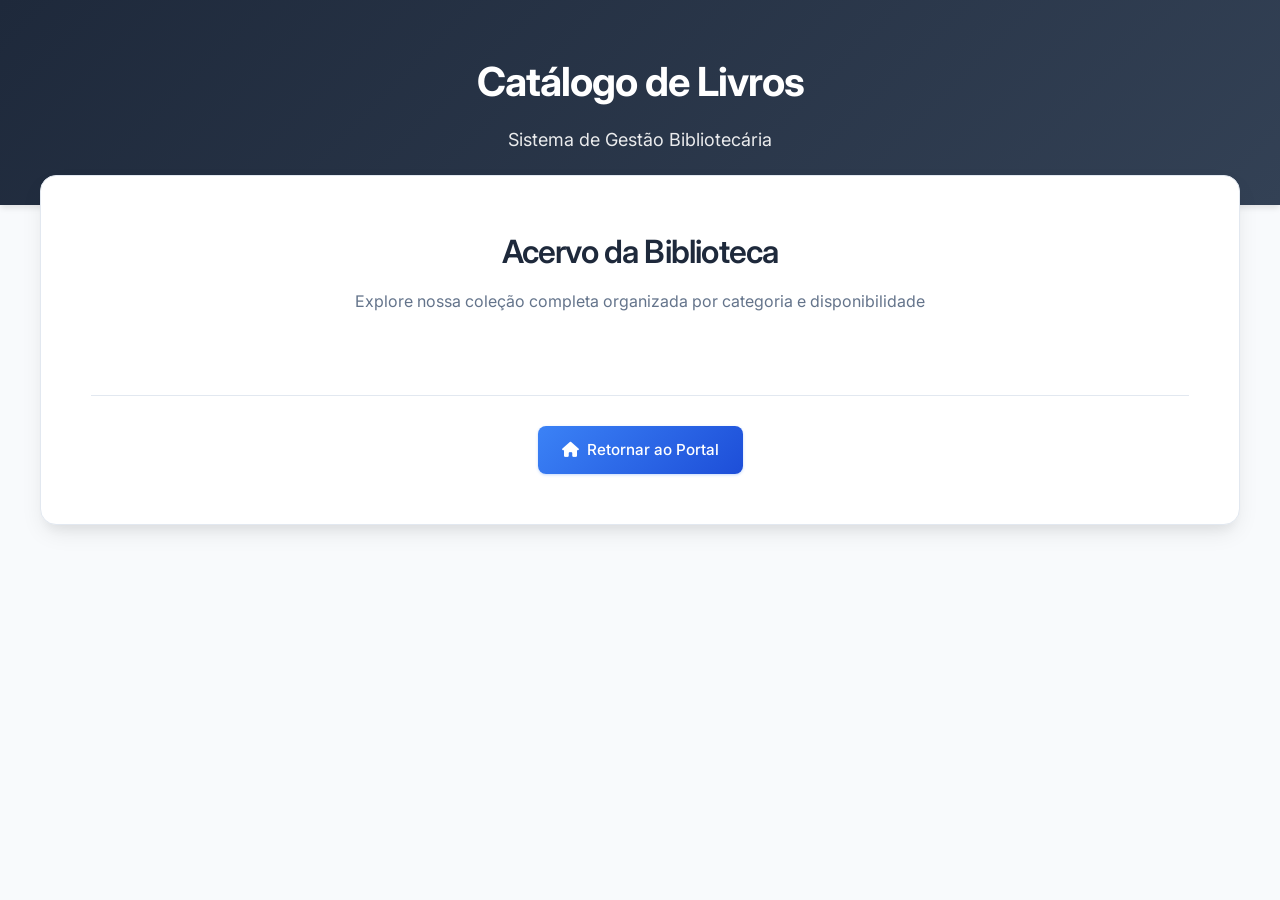
<file: _Projeto_Integração_Parte_Relatório/View_and_Interface/listar_livros.html>
<!DOCTYPE html>
<html lang="pt-BR">
<head>
    <meta charset="UTF-8">
    <meta name="viewport" content="width=device-width, initial-scale=1.0">
    <title>Catálogo de Livros - Sistema de Gestão Bibliotecária</title>
    <link href="https://fonts.googleapis.com/css2?family=Inter:wght@300;400;500;600;700&display=swap" rel="stylesheet">
    <link rel="stylesheet" href="https://cdnjs.cloudflare.com/ajax/libs/font-awesome/6.4.0/css/all.min.css">
    <style>
        * {
            margin: 0;
            padding: 0;
            box-sizing: border-box;
        }

        body {
            font-family: 'Inter', sans-serif;
            background: #f8fafc;
            min-height: 100vh;
            color: #1e293b;
            line-height: 1.6;
        }

        .header {
            background: linear-gradient(135deg, #1e293b 0%, #334155 100%);
            color: white;
            padding: 50px 20px;
            text-align: center;
            box-shadow: 0 4px 6px -1px rgba(0, 0, 0, 0.1);
        }

        .header-content {
            max-width: 1200px;
            margin: 0 auto;
        }

        .header h1 {
            font-size: 2.5em;
            font-weight: 700;
            margin-bottom: 12px;
            letter-spacing: -0.025em;
        }

        .header p {
            font-size: 1.125em;
            opacity: 0.9;
            font-weight: 400;
        }

        .container {
            max-width: 1200px;
            margin: -30px auto 60px;
            background: white;
            border-radius: 16px;
            box-shadow: 0 10px 25px -5px rgba(0, 0, 0, 0.1), 0 10px 10px -5px rgba(0, 0, 0, 0.04);
            overflow: hidden;
            border: 1px solid #e2e8f0;
        }

        .content {
            padding: 50px;
        }

        .page-title {
            font-size: 2em;
            font-weight: 600;
            color: #1e293b;
            text-align: center;
            margin-bottom: 12px;
            letter-spacing: -0.025em;
        }

        .page-subtitle {
            font-size: 1em;
            color: #64748b;
            text-align: center;
            margin-bottom: 40px;
            font-weight: 400;
        }

        .stats-bar {
            display: flex;
            justify-content: center;
            gap: 40px;
            margin-bottom: 40px;
            padding: 30px;
            background: #f8fafc;
            border-radius: 12px;
            border: 1px solid #e2e8f0;
        }

        .stat-item {
            text-align: center;
        }

        .stat-number {
            font-size: 2em;
            font-weight: 700;
            color: #3b82f6;
            display: block;
            margin-bottom: 4px;
        }

        .stat-label {
            font-size: 0.875em;
            color: #64748b;
            font-weight: 500;
            text-transform: uppercase;
            letter-spacing: 0.5px;
        }

        .books-grid {
            display: grid;
            grid-template-columns: repeat(auto-fill, minmax(350px, 1fr));
            gap: 24px;
        }

        .book-card {
            background: white;
            border: 1px solid #e2e8f0;
            border-radius: 12px;
            padding: 24px;
            transition: all 0.2s ease;
            position: relative;
            box-shadow: 0 1px 3px 0 rgba(0, 0, 0, 0.1);
        }

        .book-card:hover {
            transform: translateY(-2px);
            box-shadow: 0 4px 12px rgba(0, 0, 0, 0.15);
            border-color: #3b82f6;
        }

        .book-header {
            display: flex;
            align-items: center;
            margin-bottom: 20px;
        }

        .book-icon {
            width: 56px;
            height: 56px;
            background: linear-gradient(135deg, #f1f5f9 0%, #e2e8f0 100%);
            border-radius: 10px;
            display: flex;
            align-items: center;
            justify-content: center;
            font-size: 1.5em;
            margin-right: 16px;
            color: #64748b;
            border: 1px solid #cbd5e1;
            transition: all 0.2s ease;
        }

        .book-card:hover .book-icon {
            background: linear-gradient(135deg, #3b82f6 0%, #1d4ed8 100%);
            color: white;
            border-color: #1d4ed8;
        }

        .book-title-section h3 {
            font-size: 1.25em;
            font-weight: 600;
            color: #1e293b;
            margin-bottom: 4px;
            letter-spacing: -0.025em;
            line-height: 1.3;
        }

        .book-category {
            font-size: 0.875em;
            color: #64748b;
            font-weight: 500;
        }

        .book-details {
            display: grid;
            grid-template-columns: 1fr 1fr;
            gap: 16px;
            margin-bottom: 20px;
        }

        .detail-item {
            display: flex;
            flex-direction: column;
        }

        .detail-label {
            font-size: 0.75em;
            color: #64748b;
            font-weight: 600;
            text-transform: uppercase;
            letter-spacing: 0.5px;
            margin-bottom: 4px;
        }

        .detail-value {
            font-size: 0.95em;
            color: #1e293b;
            font-weight: 500;
        }

        .status-section {
            display: flex;
            align-items: center;
            justify-content: flex-end;
        }

        .status-badge {
            display: inline-flex;
            align-items: center;
            gap: 6px;
            padding: 6px 12px;
            border-radius: 16px;
            font-size: 0.8em;
            font-weight: 600;
            text-transform: uppercase;
            letter-spacing: 0.5px;
        }

        .status-available {
            background: #dcfce7;
            color: #166534;
            border: 1px solid #bbf7d0;
        }

        .status-borrowed {
            background: #fef3c7;
            color: #92400e;
            border: 1px solid #fde68a;
        }

        .no-books {
            text-align: center;
            padding: 60px 40px;
            color: #64748b;
            background: #f8fafc;
            border-radius: 12px;
            border: 2px dashed #e2e8f0;
            margin: 40px 0;
        }

        .no-books h3 {
            font-size: 1.25em;
            margin-bottom: 8px;
            color: #475569;
        }

        .actions {
            text-align: center;
            margin-top: 40px;
            padding-top: 30px;
            border-top: 1px solid #e2e8f0;
        }

        .btn {
            display: inline-flex;
            align-items: center;
            gap: 8px;
            padding: 12px 24px;
            border-radius: 8px;
            text-decoration: none;
            font-weight: 500;
            font-size: 0.95em;
            transition: all 0.2s ease;
        }

        .btn-primary {
            background: linear-gradient(135deg, #3b82f6 0%, #1d4ed8 100%);
            color: white;
            box-shadow: 0 1px 3px 0 rgba(59, 130, 246, 0.3);
        }

        .btn-primary:hover {
            background: linear-gradient(135deg, #1d4ed8 0%, #1e40af 100%);
            transform: translateY(-1px);
            box-shadow: 0 4px 12px rgba(59, 130, 246, 0.4);
        }

        @media (max-width: 768px) {
            .header {
                padding: 40px 20px;
            }

            .header h1 {
                font-size: 2.4em;
            }

            .content {
                padding: 30px 20px;
            }

            .page-title {
                font-size: 1.8em;
            }

            .books-grid {
                grid-template-columns: 1fr;
                gap: 20px;
            }

            .stats-bar {
                flex-direction: column;
                gap: 20px;
            }

            .book-details {
                grid-template-columns: 1fr;
                gap: 12px;
            }
        }

        /* Subtle animations */
        .book-card {
            animation: fadeInUp 0.6s ease forwards;
            opacity: 0;
            transform: translateY(20px);
        }

        .book-card:nth-child(1) { animation-delay: 0.1s; }
        .book-card:nth-child(2) { animation-delay: 0.2s; }
        .book-card:nth-child(3) { animation-delay: 0.3s; }
        .book-card:nth-child(4) { animation-delay: 0.4s; }
        .book-card:nth-child(5) { animation-delay: 0.5s; }
        .book-card:nth-child(6) { animation-delay: 0.6s; }

        @keyframes fadeInUp {
            to {
                opacity: 1;
                transform: translateY(0);
            }
        }
    </style>
</head>
<body>
    <div class="header">
        <div class="header-content">
            <h1>Catálogo de Livros</h1>
            <p>Sistema de Gestão Bibliotecária</p>
        </div>
    </div>

    <div class="container">
        <div class="content">
            <h1 class="page-title">Acervo da Biblioteca</h1>
            <p class="page-subtitle">Explore nossa coleção completa organizada por categoria e disponibilidade</p>

            <div class="books-grid">
                <!--LIVROS-->
            </div>

            <div class="actions">
                <a href="/menu" class="btn btn-primary">
                    <i class="fas fa-home"></i>
                    <span>Retornar ao Portal</span>
                </a>
            </div>
        </div>
    </div>
</body>
</html>
</file>
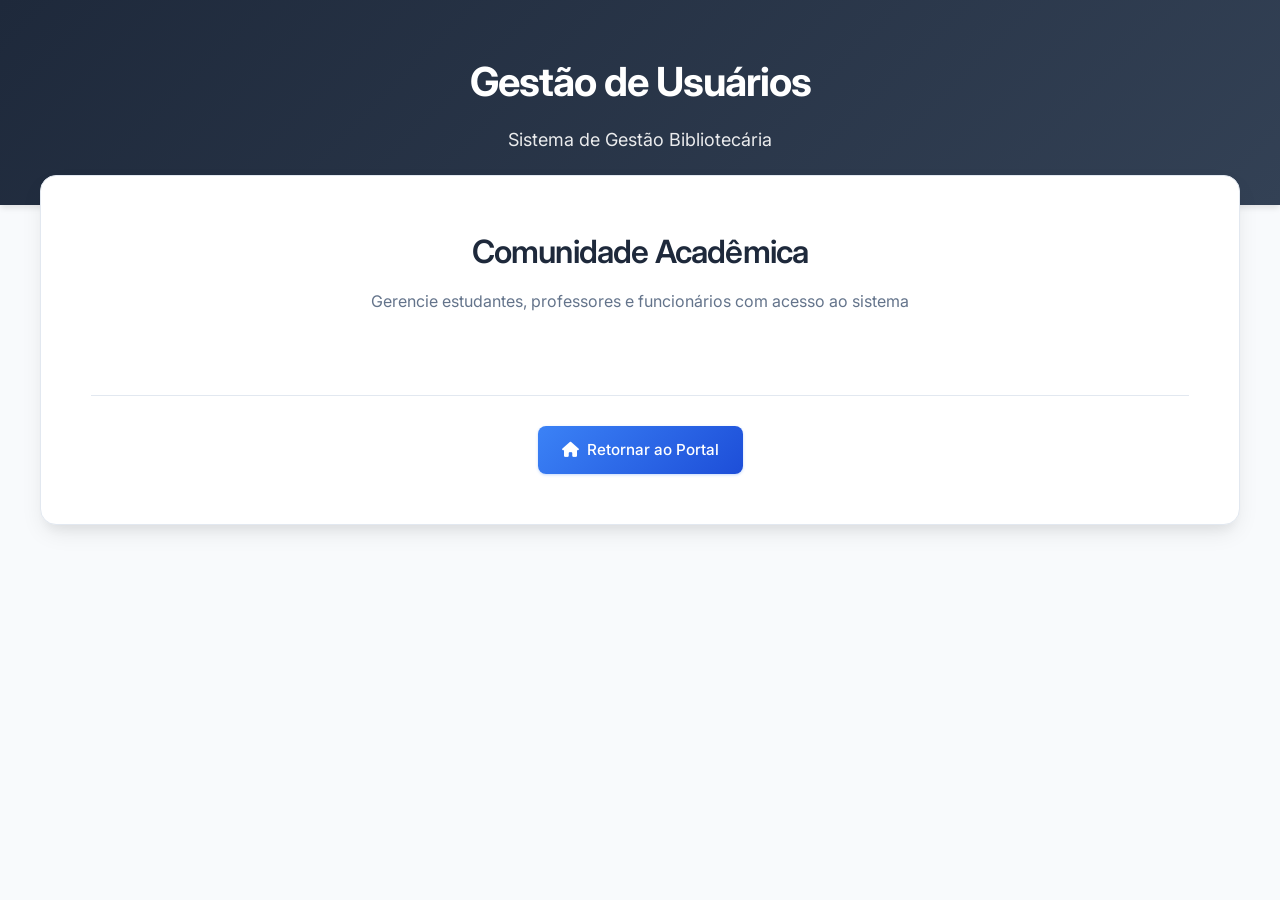
<file: _Projeto_Integração_Parte_Relatório/View_and_Interface/listar_usuarios.html>
<!DOCTYPE html>
<html lang="pt-BR">
<head>
    <meta charset="UTF-8">
    <meta name="viewport" content="width=device-width, initial-scale=1.0">
    <title>Gestão de Usuários - Sistema de Gestão Bibliotecária</title>
    <link href="https://fonts.googleapis.com/css2?family=Inter:wght@300;400;500;600;700&display=swap" rel="stylesheet">
    <link rel="stylesheet" href="https://cdnjs.cloudflare.com/ajax/libs/font-awesome/6.4.0/css/all.min.css">
    <style>
        * {
            margin: 0;
            padding: 0;
            box-sizing: border-box;
        }

        body {
            font-family: 'Inter', sans-serif;
            background: #f8fafc;
            min-height: 100vh;
            color: #1e293b;
            line-height: 1.6;
        }

        .header {
            background: linear-gradient(135deg, #1e293b 0%, #334155 100%);
            color: white;
            padding: 50px 20px;
            text-align: center;
            box-shadow: 0 4px 6px -1px rgba(0, 0, 0, 0.1);
        }

        .header-content {
            max-width: 1200px;
            margin: 0 auto;
        }

        .header h1 {
            font-size: 2.5em;
            font-weight: 700;
            margin-bottom: 12px;
            letter-spacing: -0.025em;
        }

        .header p {
            font-size: 1.125em;
            opacity: 0.9;
            font-weight: 400;
        }

        .container {
            max-width: 1200px;
            margin: -30px auto 60px;
            background: white;
            border-radius: 16px;
            box-shadow: 0 10px 25px -5px rgba(0, 0, 0, 0.1), 0 10px 10px -5px rgba(0, 0, 0, 0.04);
            overflow: hidden;
            border: 1px solid #e2e8f0;
        }

        .content {
            padding: 50px;
        }

        .page-title {
            font-size: 2em;
            font-weight: 600;
            color: #1e293b;
            text-align: center;
            margin-bottom: 12px;
            letter-spacing: -0.025em;
        }

        .page-subtitle {
            font-size: 1em;
            color: #64748b;
            text-align: center;
            margin-bottom: 40px;
            font-weight: 400;
        }

        .stats-bar {
            display: flex;
            justify-content: center;
            gap: 60px;
            margin-bottom: 40px;
            padding: 30px;
            background: #f8fafc;
            border-radius: 12px;
            border: 1px solid #e2e8f0;
        }

        .stat-item {
            text-align: center;
        }

        .stat-number {
            font-size: 2.25em;
            font-weight: 700;
            color: #3b82f6;
            display: block;
            margin-bottom: 6px;
        }

        .stat-label {
            font-size: 0.875em;
            color: #64748b;
            font-weight: 500;
            text-transform: uppercase;
            letter-spacing: 0.5px;
        }

        .users-grid {
            display: grid;
            grid-template-columns: repeat(auto-fill, minmax(350px, 1fr));
            gap: 24px;
        }

        .user-card {
            background: white;
            border: 1px solid #e2e8f0;
            border-radius: 12px;
            padding: 24px;
            transition: all 0.2s ease;
            position: relative;
            box-shadow: 0 1px 3px 0 rgba(0, 0, 0, 0.1);
        }

        .user-card:hover {
            transform: translateY(-2px);
            box-shadow: 0 4px 12px rgba(0, 0, 0, 0.15);
            border-color: #3b82f6;
        }

        .user-header {
            display: flex;
            align-items: center;
            margin-bottom: 20px;
        }

        .user-avatar {
            width: 56px;
            height: 56px;
            border-radius: 50%;
            background: linear-gradient(135deg, #f1f5f9 0%, #e2e8f0 100%);
            display: flex;
            align-items: center;
            justify-content: center;
            font-size: 1.5em;
            margin-right: 16px;
            color: #64748b;
            border: 1px solid #cbd5e1;
            transition: all 0.2s ease;
        }

        .user-card:hover .user-avatar {
            background: linear-gradient(135deg, #3b82f6 0%, #1d4ed8 100%);
            color: white;
            border-color: #1d4ed8;
        }

        .user-info h3 {
            font-size: 1.25em;
            font-weight: 600;
            color: #1e293b;
            margin-bottom: 4px;
            letter-spacing: -0.025em;
            line-height: 1.3;
        }

        .user-role {
            font-size: 0.875em;
            color: #64748b;
            font-weight: 500;
        }

        .user-details {
            display: grid;
            grid-template-columns: 1fr 1fr;
            gap: 16px;
            margin-bottom: 20px;
        }

        .detail-item {
            display: flex;
            flex-direction: column;
        }

        .detail-label {
            font-size: 0.75em;
            color: #64748b;
            font-weight: 600;
            text-transform: uppercase;
            letter-spacing: 0.5px;
            margin-bottom: 4px;
        }

        .detail-value {
            font-size: 0.95em;
            color: #1e293b;
            font-weight: 500;
        }

        .user-type-badge {
            display: inline-flex;
            align-items: center;
            gap: 6px;
            padding: 6px 12px;
            border-radius: 16px;
            font-size: 0.8em;
            font-weight: 600;
            text-transform: uppercase;
            letter-spacing: 0.5px;
            align-self: flex-start;
        }

        .type-student {
            background: #dcfce7;
            color: #166534;
            border: 1px solid #bbf7d0;
        }

        .type-professor {
            background: #fef3c7;
            color: #92400e;
            border: 1px solid #fde68a;
        }

        .type-employee {
            background: #e9d5ff;
            color: #6b21a8;
            border: 1px solid #d8b4fe;
        }

        .no-users {
            text-align: center;
            padding: 60px 40px;
            color: #64748b;
            background: #f8fafc;
            border-radius: 12px;
            border: 2px dashed #e2e8f0;
            margin: 40px 0;
        }

        .no-users h3 {
            font-size: 1.5em;
            margin-bottom: 12px;
            color: #475569;
        }

        .actions {
            text-align: center;
            margin-top: 40px;
            padding-top: 30px;
            border-top: 1px solid #e2e8f0;
        }

        .btn {
            display: inline-flex;
            align-items: center;
            gap: 8px;
            padding: 12px 24px;
            border-radius: 8px;
            text-decoration: none;
            font-weight: 500;
            font-size: 0.95em;
            transition: all 0.2s ease;
        }

        .btn-primary {
            background: linear-gradient(135deg, #3b82f6 0%, #1d4ed8 100%);
            color: white;
            box-shadow: 0 1px 3px 0 rgba(59, 130, 246, 0.3);
        }

        .btn-primary:hover {
            background: linear-gradient(135deg, #1d4ed8 0%, #1e40af 100%);
            transform: translateY(-1px);
            box-shadow: 0 4px 12px rgba(59, 130, 246, 0.4);
        }

        @media (max-width: 768px) {
            .header {
                padding: 40px 20px;
            }

            .header h1 {
                font-size: 2em;
            }

            .content {
                padding: 30px 20px;
            }

            .page-title {
                font-size: 1.5em;
            }

            .users-grid {
                grid-template-columns: 1fr;
                gap: 20px;
            }

            .stats-bar {
                flex-direction: column;
                gap: 20px;
            }

            .user-details {
                grid-template-columns: 1fr;
                gap: 12px;
            }
        }

        /* Subtle animations */
        .user-card {
            animation: fadeInUp 0.6s ease forwards;
            opacity: 0;
            transform: translateY(20px);
        }

        .user-card:nth-child(1) { animation-delay: 0.1s; }
        .user-card:nth-child(2) { animation-delay: 0.2s; }
        .user-card:nth-child(3) { animation-delay: 0.3s; }
        .user-card:nth-child(4) { animation-delay: 0.4s; }
        .user-card:nth-child(5) { animation-delay: 0.5s; }
        .user-card:nth-child(6) { animation-delay: 0.6s; }

        @keyframes fadeInUp {
            to {
                opacity: 1;
                transform: translateY(0);
            }
        }
    </style>
</head>
<body>
    <div class="header">
        <div class="header-content">
            <h1>Gestão de Usuários</h1>
            <p>Sistema de Gestão Bibliotecária</p>
        </div>
    </div>

    <div class="container">
        <div class="content">
            <h1 class="page-title">Comunidade Acadêmica</h1>
            <p class="page-subtitle">Gerencie estudantes, professores e funcionários com acesso ao sistema</p>

            <div class="users-grid">
                <!--USUARIOS-->
            </div>

            <div class="actions">
                <a href="/menu" class="btn btn-primary">
                    <i class="fas fa-home"></i>
                    <span>Retornar ao Portal</span>
                </a>
            </div>
        </div>
    </div>
</body>
</html>
</file>
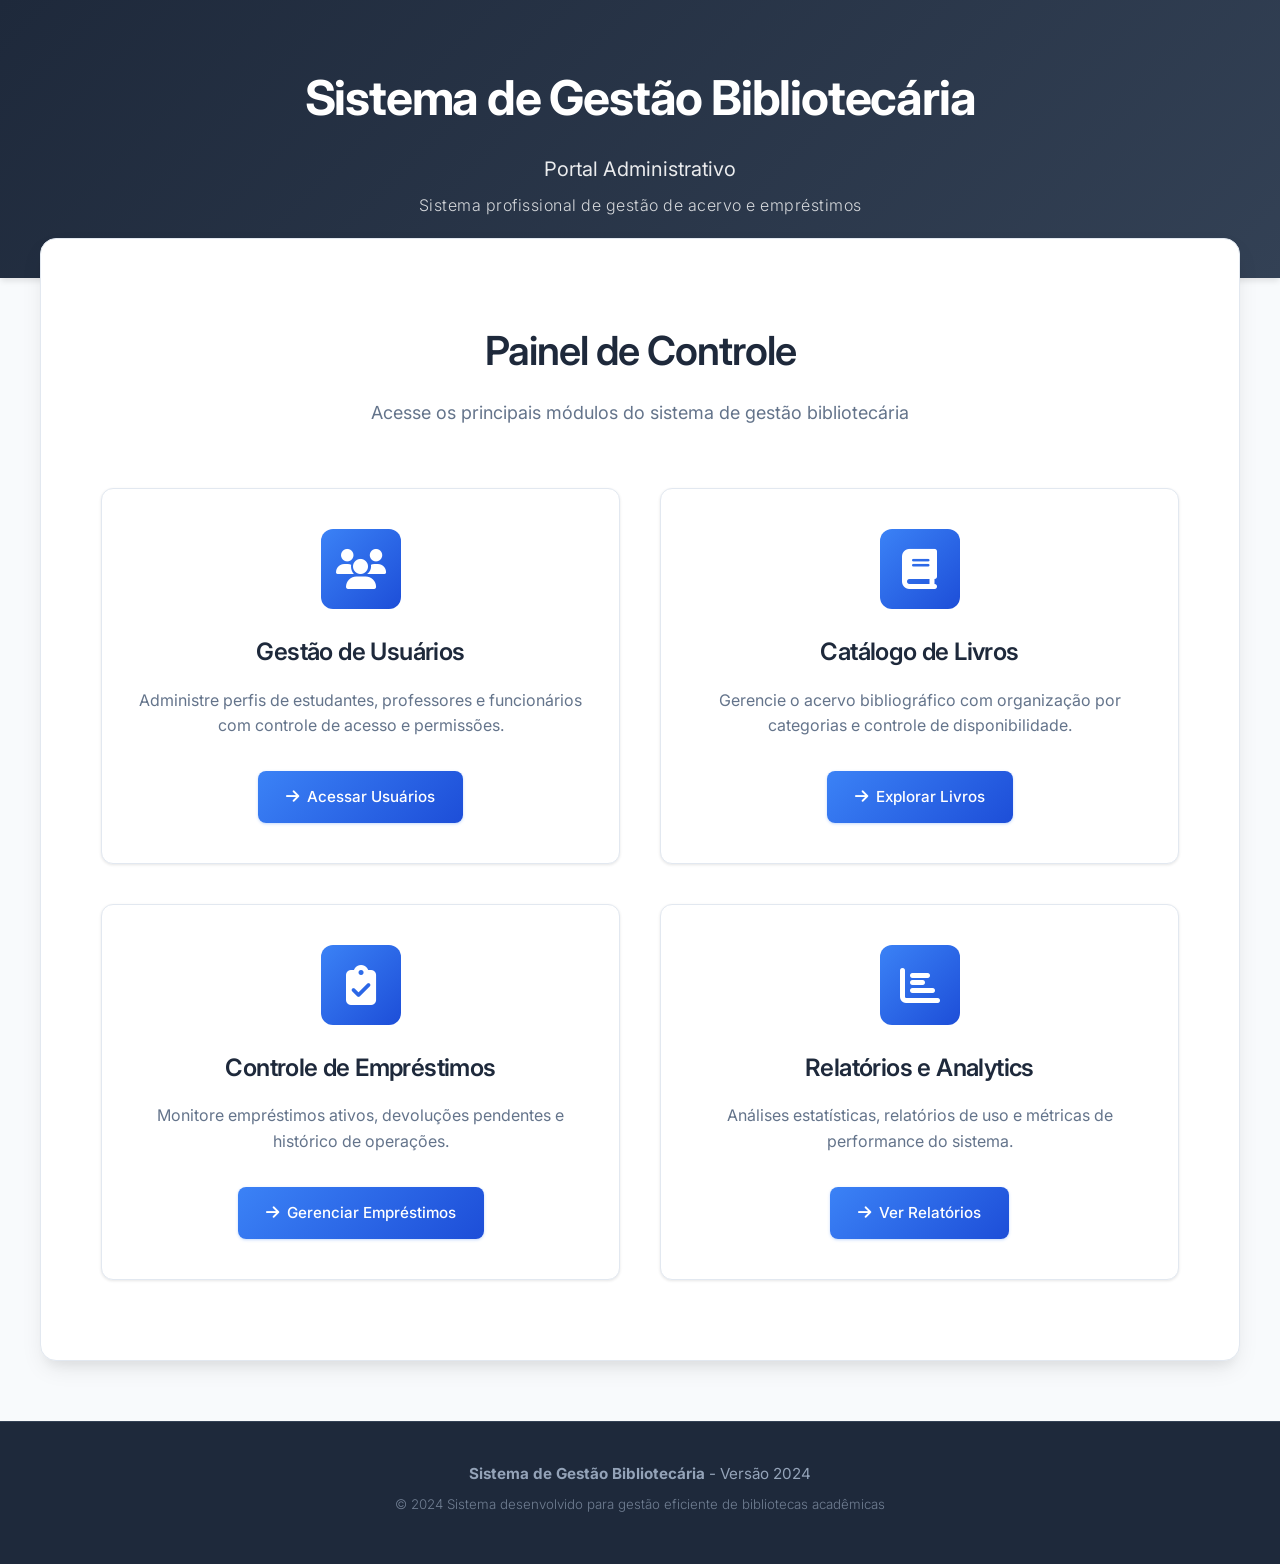
<file: _Projeto_Integração_Parte_Relatório/View_and_Interface/menu.html>
<!DOCTYPE html>
<html lang="pt-BR">
<head>
    <meta charset="UTF-8">
    <meta name="viewport" content="width=device-width, initial-scale=1.0">
    <title>Sistema de Gestão Bibliotecária - Portal Administrativo</title>
    <link href="https://fonts.googleapis.com/css2?family=Inter:wght@300;400;500;600;700&display=swap" rel="stylesheet">
    <link rel="stylesheet" href="https://cdnjs.cloudflare.com/ajax/libs/font-awesome/6.4.0/css/all.min.css">
    <style>
        * {
            margin: 0;
            padding: 0;
            box-sizing: border-box;
        }

        body {
            font-family: 'Inter', sans-serif;
            background: #f8fafc;
            min-height: 100vh;
            color: #1e293b;
            line-height: 1.6;
        }

        .header {
            background: linear-gradient(135deg, #1e293b 0%, #334155 100%);
            color: white;
            padding: 60px 20px;
            text-align: center;
            box-shadow: 0 4px 6px -1px rgba(0, 0, 0, 0.1);
        }

        .header-content {
            max-width: 1200px;
            margin: 0 auto;
        }

        .header h1 {
            font-size: 3em;
            font-weight: 700;
            margin-bottom: 16px;
            letter-spacing: -0.025em;
        }

        .header .subtitle {
            font-size: 1.25em;
            opacity: 0.9;
            font-weight: 400;
            margin-bottom: 8px;
        }

        .header .institution {
            font-size: 1em;
            opacity: 0.8;
            font-weight: 300;
            letter-spacing: 0.5px;
        }

        .container {
            max-width: 1200px;
            margin: -40px auto 60px;
            background: white;
            border-radius: 16px;
            box-shadow: 0 10px 25px -5px rgba(0, 0, 0, 0.1), 0 10px 10px -5px rgba(0, 0, 0, 0.04);
            overflow: hidden;
            position: relative;
            border: 1px solid #e2e8f0;
        }

        .menu-section {
            padding: 80px 60px;
        }

        .section-title {
            text-align: center;
            margin-bottom: 60px;
        }

        .section-title h2 {
            font-size: 2.5em;
            font-weight: 600;
            color: #1e293b;
            margin-bottom: 16px;
            letter-spacing: -0.025em;
        }

        .section-title p {
            font-size: 1.125em;
            color: #64748b;
            font-weight: 400;
            max-width: 600px;
            margin: 0 auto;
            line-height: 1.6;
        }

        .menu-grid {
            display: grid;
            grid-template-columns: repeat(auto-fit, minmax(350px, 1fr));
            gap: 40px;
        }

        .menu-card {
            background: white;
            border: 1px solid #e2e8f0;
            border-radius: 12px;
            padding: 40px 32px;
            text-align: center;
            transition: all 0.2s ease;
            cursor: pointer;
            position: relative;
            box-shadow: 0 1px 3px 0 rgba(0, 0, 0, 0.1);
        }

        .menu-card:hover {
            transform: translateY(-4px);
            box-shadow: 0 10px 25px -5px rgba(0, 0, 0, 0.1), 0 10px 10px -5px rgba(0, 0, 0, 0.04);
            border-color: #3b82f6;
        }

        .menu-card-icon {
            width: 80px;
            height: 80px;
            margin: 0 auto 24px;
            background: linear-gradient(135deg, #3b82f6 0%, #1d4ed8 100%);
            border-radius: 12px;
            display: flex;
            align-items: center;
            justify-content: center;
            font-size: 2.5em;
            color: white;
            transition: all 0.2s ease;
        }

        .menu-card:hover .menu-card-icon {
            background: linear-gradient(135deg, #1d4ed8 0%, #1e40af 100%);
            transform: scale(1.05);
        }

        .menu-card h3 {
            font-size: 1.5em;
            font-weight: 600;
            margin-bottom: 16px;
            color: #1e293b;
            letter-spacing: -0.025em;
        }

        .menu-card p {
            color: #64748b;
            margin-bottom: 32px;
            font-size: 1em;
            line-height: 1.6;
            font-weight: 400;
        }

        .menu-card a {
            display: inline-flex;
            align-items: center;
            justify-content: center;
            gap: 8px;
            padding: 14px 28px;
            background: linear-gradient(135deg, #3b82f6 0%, #1d4ed8 100%);
            color: white;
            text-decoration: none;
            border-radius: 8px;
            font-weight: 500;
            font-size: 0.95em;
            transition: all 0.2s ease;
            box-shadow: 0 1px 3px 0 rgba(59, 130, 246, 0.3);
        }

        .menu-card a:hover {
            background: linear-gradient(135deg, #1d4ed8 0%, #1e40af 100%);
            transform: translateY(-1px);
            box-shadow: 0 4px 12px rgba(59, 130, 246, 0.4);
        }

        .footer {
            background: #1e293b;
            color: #94a3b8;
            text-align: center;
            padding: 40px 20px;
            font-size: 0.95em;
            border-top: 1px solid #334155;
        }

        .footer-content {
            max-width: 900px;
            margin: 0 auto;
        }

        .footer p {
            margin-bottom: 8px;
            font-weight: 400;
        }

        .footer .copyright {
            font-size: 0.875em;
            opacity: 0.7;
            font-weight: 300;
        }

        @media (max-width: 768px) {
            .header {
                padding: 40px 20px;
            }

            .header h1 {
                font-size: 2.25em;
            }

            .header .subtitle {
                font-size: 1.125em;
            }

            .menu-section {
                padding: 50px 30px;
            }

            .section-title h2 {
                font-size: 2em;
            }

            .menu-grid {
                grid-template-columns: 1fr;
                gap: 30px;
            }

            .menu-card {
                padding: 32px 24px;
            }
        }

        /* Subtle animations */
        .menu-card {
            animation: fadeInUp 0.6s ease forwards;
            opacity: 0;
            transform: translateY(20px);
        }

        .menu-card:nth-child(1) { animation-delay: 0.1s; }
        .menu-card:nth-child(2) { animation-delay: 0.2s; }
        .menu-card:nth-child(3) { animation-delay: 0.3s; }
        .menu-card:nth-child(4) { animation-delay: 0.4s; }

        @keyframes fadeInUp {
            to {
                opacity: 1;
                transform: translateY(0);
            }
        }
    </style>
</head>
<body>
    <div class="header">
        <div class="header-content">
            <h1>Sistema de Gestão Bibliotecária</h1>
            <p class="subtitle">Portal Administrativo</p>
            <p class="institution">Sistema profissional de gestão de acervo e empréstimos</p>
        </div>
    </div>

    <div class="container">
        <div class="menu-section">
            <div class="section-title">
                <h2>Painel de Controle</h2>
                <p>Acesse os principais módulos do sistema de gestão bibliotecária</p>
            </div>

            <div class="menu-grid">
                <div class="menu-card">
                    <div class="menu-card-icon">
                        <i class="fas fa-users"></i>
                    </div>
                    <h3>Gestão de Usuários</h3>
                    <p>Administre perfis de estudantes, professores e funcionários com controle de acesso e permissões.</p>
                    <a href="/listar_usuarios">
                        <i class="fas fa-arrow-right"></i>
                        <span>Acessar Usuários</span>
                    </a>
                </div>

                <div class="menu-card">
                    <div class="menu-card-icon">
                        <i class="fas fa-book"></i>
                    </div>
                    <h3>Catálogo de Livros</h3>
                    <p>Gerencie o acervo bibliográfico com organização por categorias e controle de disponibilidade.</p>
                    <a href="/listar_livros">
                        <i class="fas fa-arrow-right"></i>
                        <span>Explorar Livros</span>
                    </a>
                </div>

                <div class="menu-card">
                    <div class="menu-card-icon">
                        <i class="fas fa-clipboard-check"></i>
                    </div>
                    <h3>Controle de Empréstimos</h3>
                    <p>Monitore empréstimos ativos, devoluções pendentes e histórico de operações.</p>
                    <a href="/listar_emprestimos">
                        <i class="fas fa-arrow-right"></i>
                        <span>Gerenciar Empréstimos</span>
                    </a>
                </div>

                <div class="menu-card">
                    <div class="menu-card-icon">
                        <i class="fas fa-chart-bar"></i>
                    </div>
                    <h3>Relatórios e Analytics</h3>
                    <p>Análises estatísticas, relatórios de uso e métricas de performance do sistema.</p>
                    <a href="/relatorios">
                        <i class="fas fa-arrow-right"></i>
                        <span>Ver Relatórios</span>
                    </a>
                </div>
            </div>
        </div>
    </div>

    <div class="footer">
        <div class="footer-content">
            <p><strong>Sistema de Gestão Bibliotecária</strong> - Versão 2024</p>
            <p class="copyright">© 2024 Sistema desenvolvido para gestão eficiente de bibliotecas acadêmicas</p>
        </div>
    </div>

</body>
</html>
</file>
